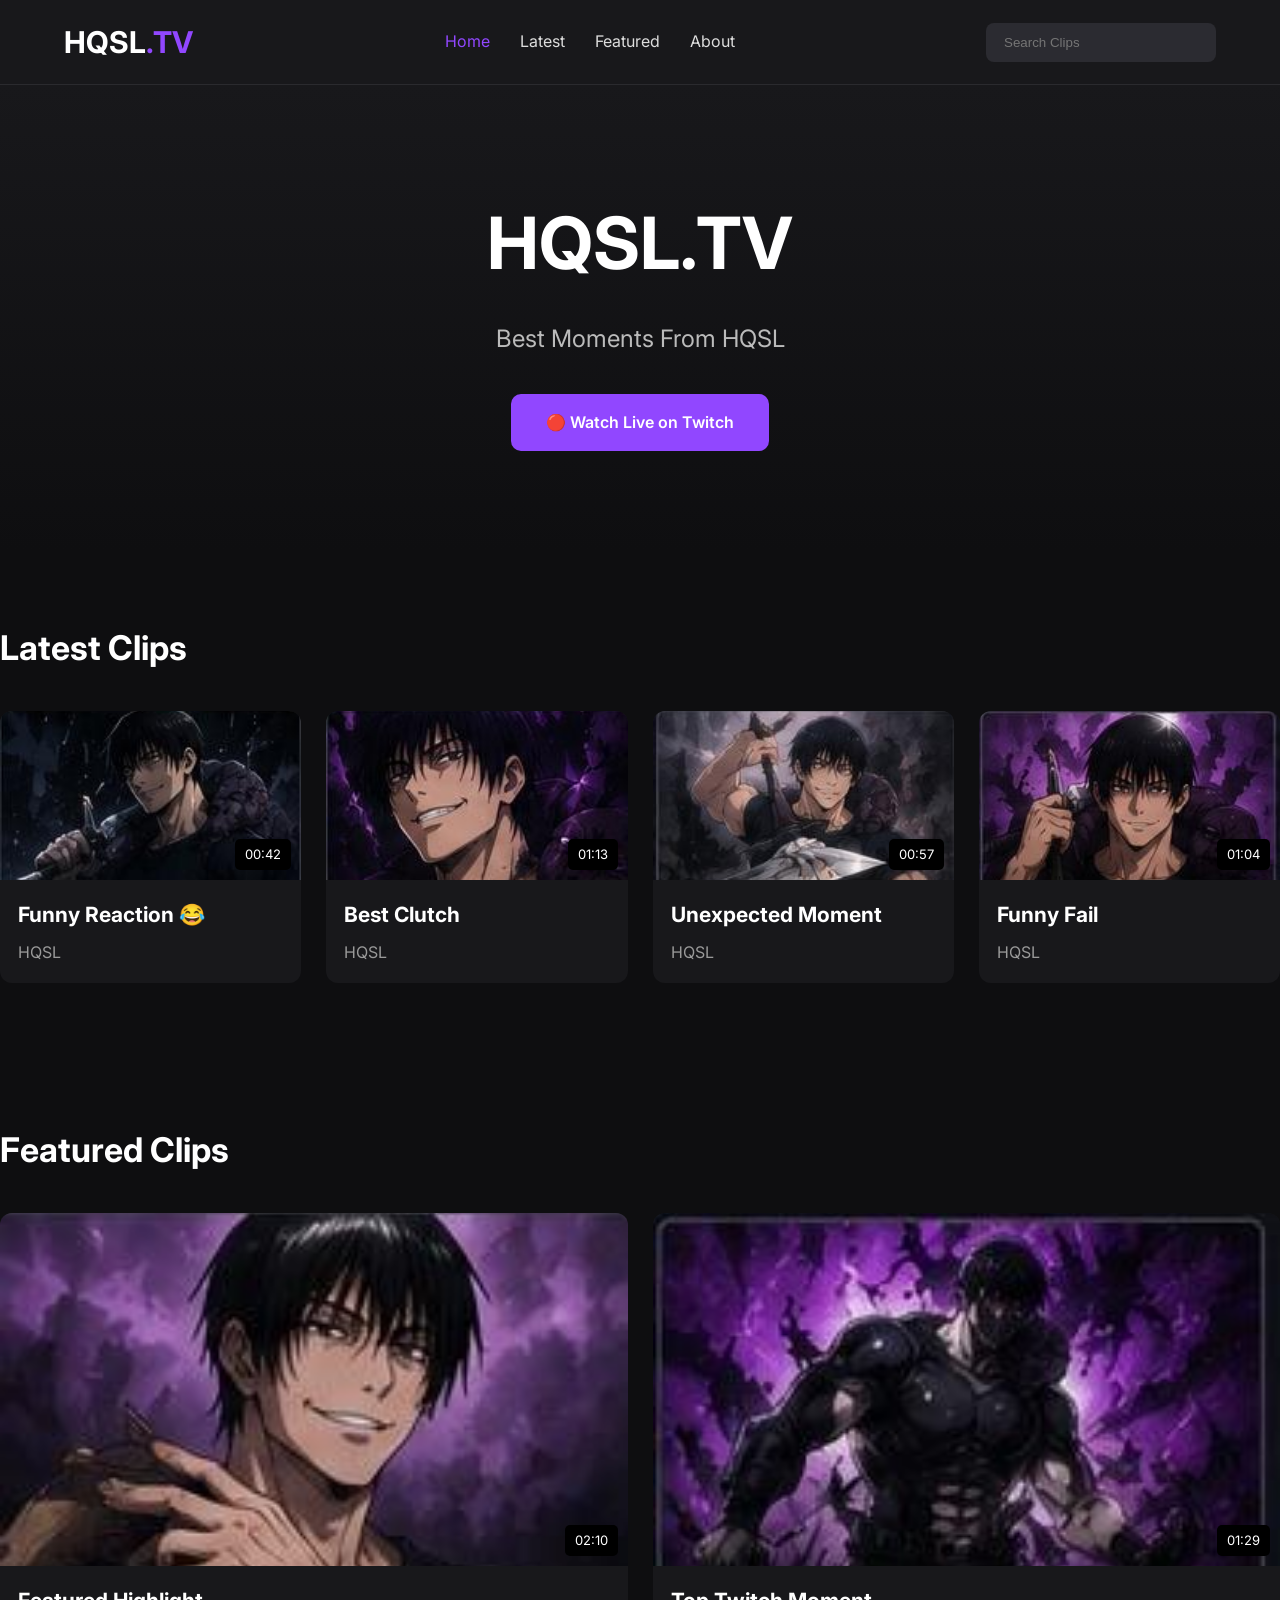
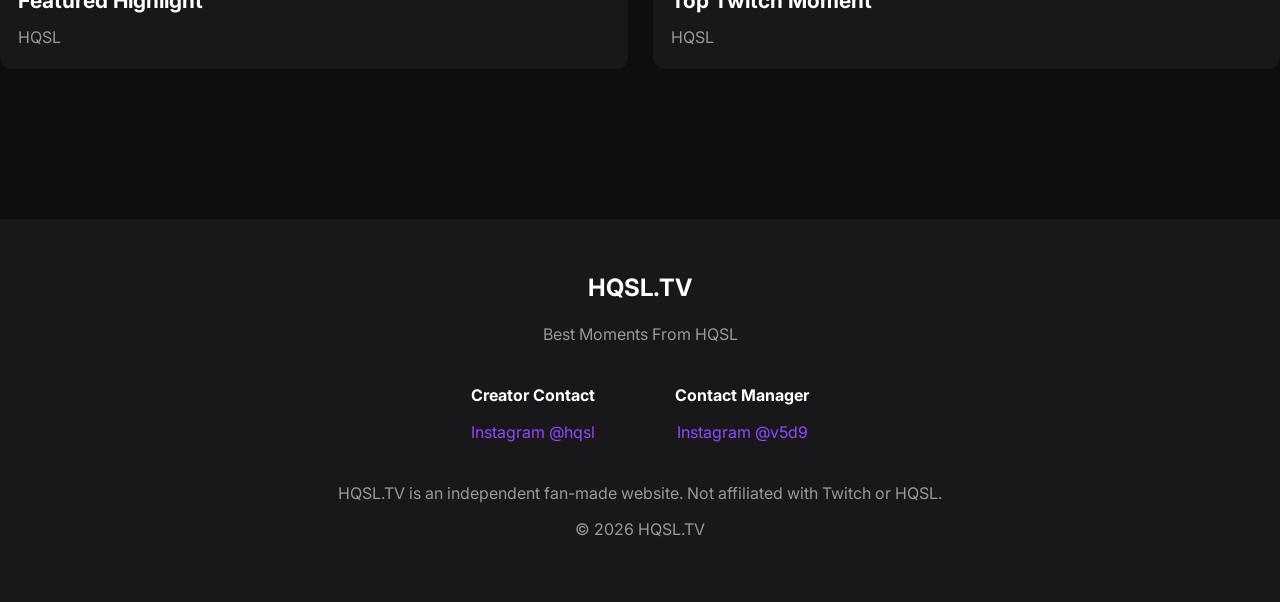
<file: index.html>
<!DOCTYPE html>
<html lang="en">
<head>

<meta charset="UTF-8">
<meta name="viewport" content="width=device-width, initial-scale=1.0">

<title>HQSL.TV | Best Moments From HQSL</title>

<meta name="description"
content="HQSL.TV - Best Twitch Highlights and Clips">

<link rel="preconnect" href="https://fonts.googleapis.com">
<link rel="preconnect" href="https://fonts.gstatic.com" crossorigin>

<link href="https://fonts.googleapis.com/css2?family=Inter:wght@300;400;500;600;700&display=swap" rel="stylesheet">

<link rel="stylesheet" href="assets/css/style.css">
<link rel="stylesheet" href="assets/css/responsive.css">

<link rel="icon" href="assets/icons/favicon.png">

</head>

<body>

<header class="navbar">

<div class="container">

<a href="index.html" class="logo">
HQSL<span>.TV</span>
</a>

<nav>

<ul>

<li>
<a href="index.html" class="active">
Home
</a>
</li>

<li>
<a href="#latest">
Latest
</a>
</li>

<li>
<a href="#featured">
Featured
</a>
</li>

<li>
<a href="about.html">
About
</a>
</li>

</ul>

</nav>

<div class="search-box">

<input
type="text"
id="searchInput"
placeholder="Search Clips">

</div>

</div>

</header>



<section class="hero">

<div class="hero-content">

<h1>

HQSL.TV

</h1>

<p>

Best Moments From HQSL

</p>

<a

class="live-button"

href="https://twitch.tv/hqsl__"

target="_blank">

🔴 Watch Live on Twitch

</a>

</div>

</section>



<section

class="latest"

id="latest">

<div class="section-title">

Latest Clips

</div>

<div

class="clips-grid"

id="clipsContainer">
  
<div class="clips-grid" id="clipsContainer">

  <!-- Clip Card 1 -->
<a class="clip-card"
href="watch.html?clip=1">

<div class="thumbnail">

<img
src="assets/images/thumbnails/clip1.jpg"
alt="Clip 1"
loading="lazy">

<span class="duration">

00:42

</span>

</div>

<div class="clip-info">

<h3>

Funny Reaction 😂

</h3>

<p>

HQSL

</p>

</div>

</a>

<!-- Clip Card 2 -->

<a class="clip-card"
href="watch.html?clip=2">

<div class="thumbnail">

<img
src="assets/images/thumbnails/clip2.jpg"
alt="Clip 2"
loading="lazy">

<span class="duration">

01:13

</span>

</div>

<div class="clip-info">

<h3>

Best Clutch

</h3>

<p>

HQSL

</p>

</div>

</a>

<!-- Clip Card 3 -->

<a class="clip-card"
href="watch.html?clip=3">

<div class="thumbnail">

<img
src="assets/images/thumbnails/clip3.jpg"
alt="Clip 3"
loading="lazy">

<span class="duration">

00:57

</span>

</div>

<div class="clip-info">

<h3>

Unexpected Moment

</h3>

<p>

HQSL

</p>

</div>

</a>

<!-- Clip Card 4 -->

<a class="clip-card"
href="watch.html?clip=4">

<div class="thumbnail">

<img
src="assets/images/thumbnails/clip4.jpg"
alt="Clip 4"
loading="lazy">

<span class="duration">

01:04

</span>

</div>

<div class="clip-info">

<h3>

Funny Fail

</h3>

<p>

HQSL

</p>

</div>

</a>

</div>

</section>



<section
class="featured"
id="featured">

<div class="section-title">

Featured Clips

</div>

<div class="clips-grid">

<a class="clip-card"
href="watch.html?clip=5">

<div class="thumbnail">

<img
src="assets/images/thumbnails/featured1.jpg"
loading="lazy">

<span class="duration">

02:10

</span>

</div>

<div class="clip-info">

<h3>

Featured Highlight

</h3>

<p>

HQSL

</p>

</div>

</a>

<a class="clip-card"
href="watch.html?clip=6">

<div class="thumbnail">

<img
src="assets/images/thumbnails/featured2.jpg"
loading="lazy">

<span class="duration">

01:29

</span>

</div>

<div class="clip-info">

<h3>

Top Twitch Moment

</h3>

<p>

HQSL

</p>

</div>

</a>

</div>

</section>

<footer>

<div class="footer-content">

<h2>

HQSL.TV

</h2>

<p>

Best Moments From HQSL

</p>

<div class="footer-links">

<div>

<h4>

Creator Contact

</h4>

<a
href="https://instagram.com/hqsl"
target="_blank">

Instagram
@hqsl

</a>

</div>

<div>

<h4>

Contact Manager

</h4>

<a
href="https://instagram.com/v5d9"
target="_blank">

Instagram
@v5d9

</a>

</div>

</div>

<p class="copyright">

HQSL.TV is an independent fan-made website.

Not affiliated with Twitch or HQSL.

</p>

<p>

© 2026 HQSL.TV

</p>

</div>

</footer>

<script src="assets/js/app.js"></script>

</body>

</html>
</file>
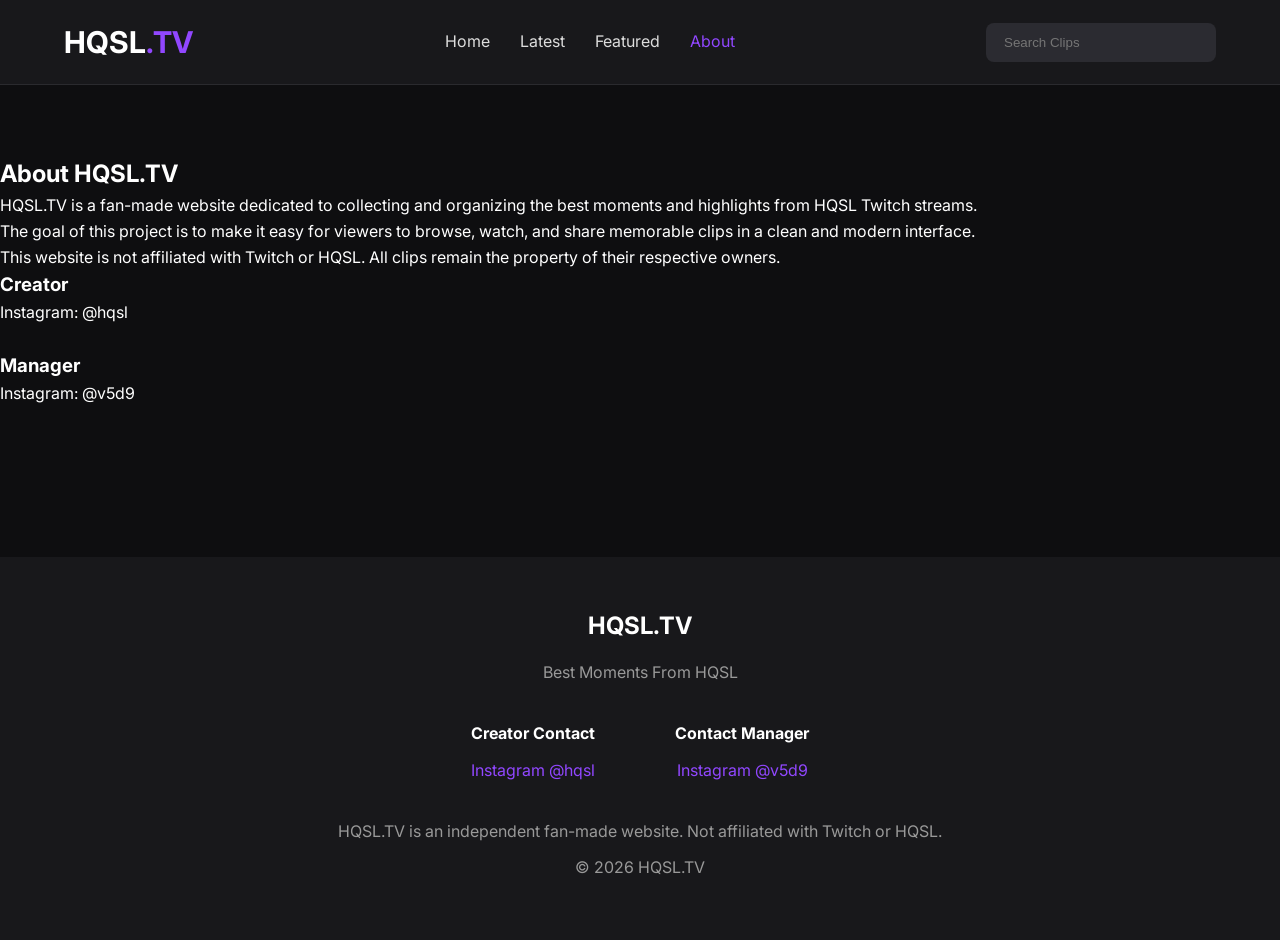
<file: about.html>
<!DOCTYPE html>
<html lang="en">
<head>

<meta charset="UTF-8">
<meta name="viewport" content="width=device-width, initial-scale=1.0">

<title>About | HQSL.TV</title>

<meta name="description" content="About HQSL.TV">

<link rel="preconnect" href="https://fonts.googleapis.com">
<link rel="preconnect" href="https://fonts.gstatic.com" crossorigin>

<link href="https://fonts.googleapis.com/css2?family=Inter:wght@300;400;500;600;700&display=swap" rel="stylesheet">

<link rel="stylesheet" href="assets/css/style.css">
<link rel="stylesheet" href="assets/css/responsive.css">

<link rel="icon" href="assets/icons/favicon.png">

</head>

<body>

<header class="navbar">

<div class="container">

<a href="index.html" class="logo">
HQSL<span>.TV</span>
</a>

<nav>

<ul>

<li>
<a href="index.html">
Home
</a>
</li>

<li>
<a href="index.html#latest">
Latest
</a>
</li>

<li>
<a href="index.html#featured">
Featured
</a>
</li>

<li>
<a href="about.html" class="active">
About
</a>
</li>

</ul>

</nav>

<div class="search-box">

<input
type="text"
placeholder="Search Clips"
disabled>

</div>

</div>

</header>

<section class="about">

<h1>

About HQSL.TV

</h1>

<p>

HQSL.TV is a fan-made website dedicated to collecting and organizing the best moments and highlights from HQSL Twitch streams.

</p>

<p>

The goal of this project is to make it easy for viewers to browse, watch, and share memorable clips in a clean and modern interface.

</p>

<p>

This website is not affiliated with Twitch or HQSL. All clips remain the property of their respective owners.

</p>

<div class="contact-box">

<h3>

Creator

</h3>

<p>

Instagram:
<a href="https://instagram.com/hqsl" target="_blank">
@hqsl
</a>

</p>

<br>

<h3>

Manager

</h3>

<p>

Instagram:
<a href="https://instagram.com/v5d9" target="_blank">
@v5d9
</a>

</p>

</div>

</section>

<footer>

<div class="footer-content">

<h2>

HQSL.TV

</h2>

<p>

Best Moments From HQSL

</p>

<div class="footer-links">

<div>

<h4>

Creator Contact

</h4>

<a
href="https://instagram.com/hqsl"
target="_blank">

Instagram @hqsl

</a>

</div>

<div>

<h4>

Contact Manager

</h4>

<a
href="https://instagram.com/v5d9"
target="_blank">

Instagram @v5d9

</a>

</div>

</div>

<p>

HQSL.TV is an independent fan-made website.

Not affiliated with Twitch or HQSL.

</p>

<p>

© 2026 HQSL.TV

</p>

</div>

</footer>

<script src="assets/js/app.js"></script>

</body>

</html>
</file>
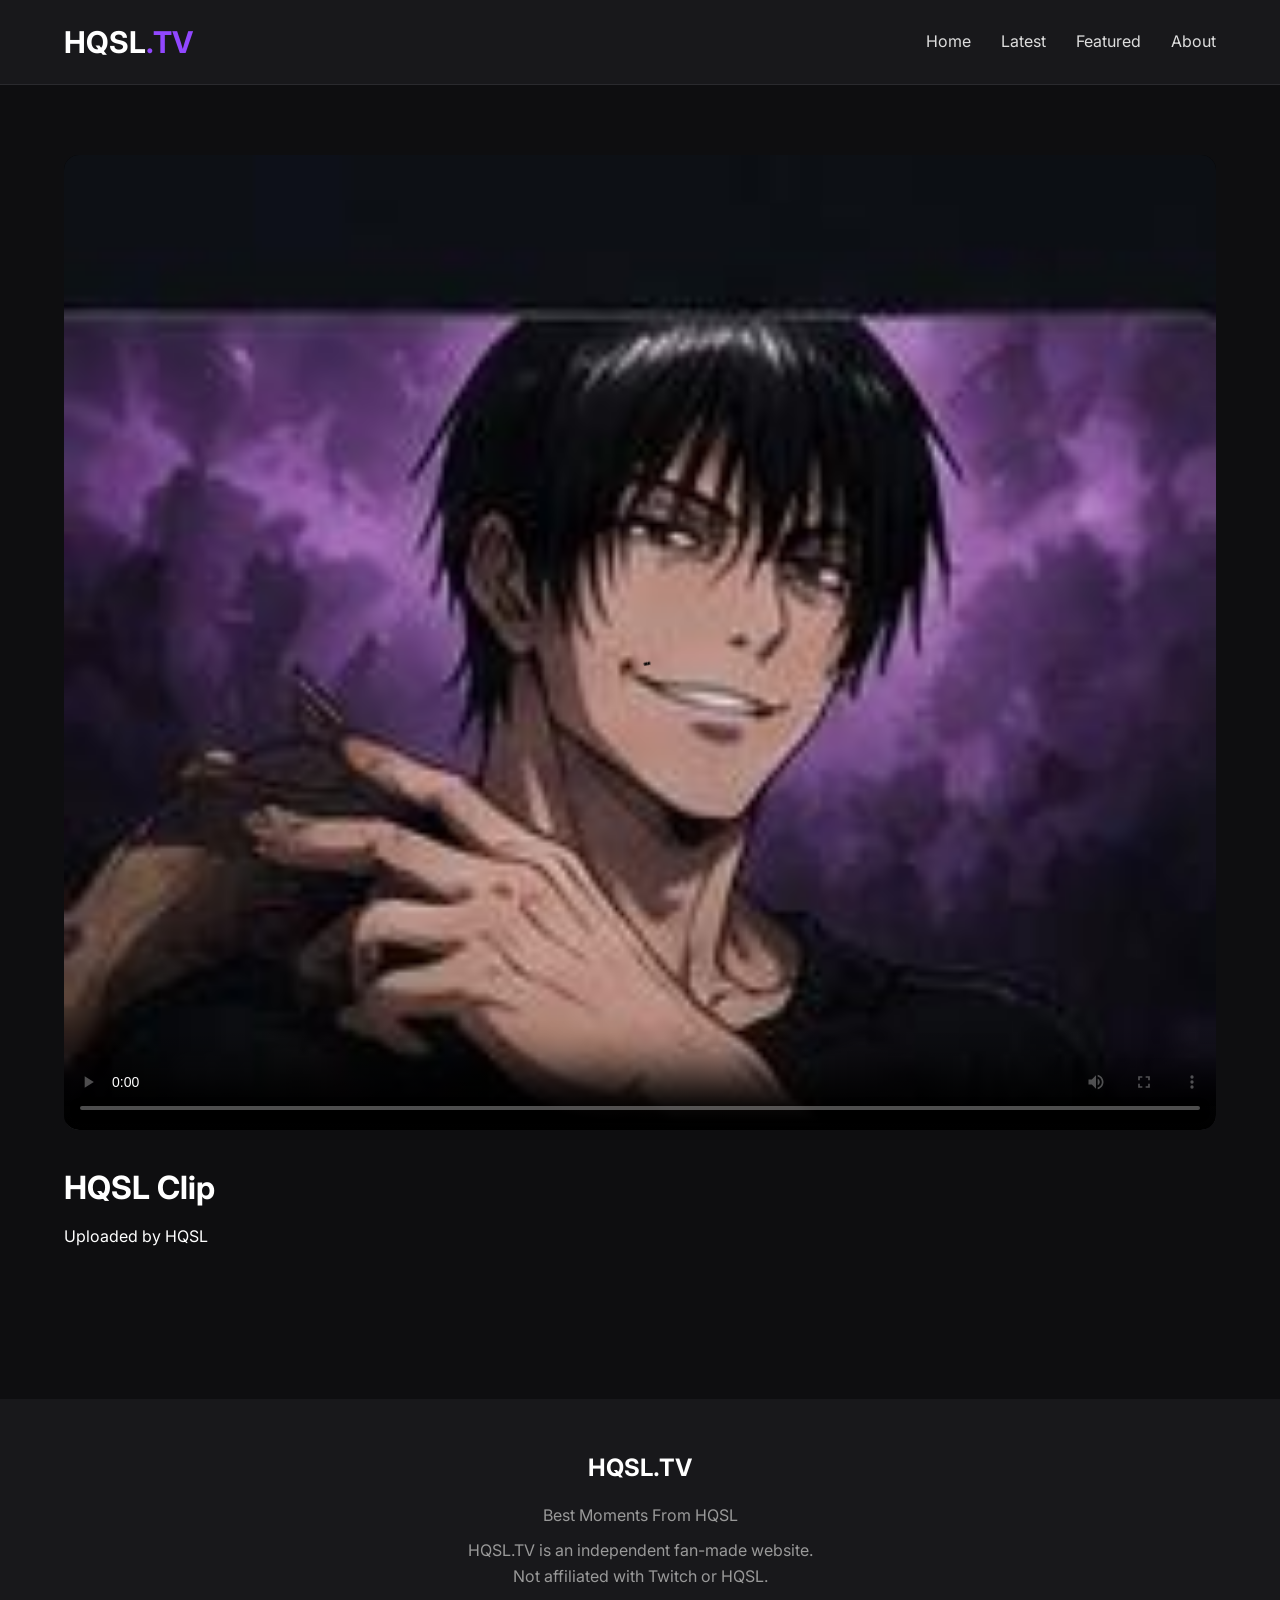
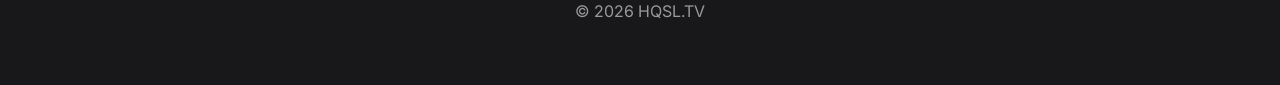
<file: watch.html>
<!DOCTYPE html>
<html lang="en">
<head>

<meta charset="UTF-8">
<meta name="viewport" content="width=device-width, initial-scale=1.0">

<title>Watch Clip | HQSL.TV</title>

<link rel="preconnect" href="https://fonts.googleapis.com">
<link rel="preconnect" href="https://fonts.gstatic.com" crossorigin>

<link href="https://fonts.googleapis.com/css2?family=Inter:wght@300;400;500;600;700&display=swap" rel="stylesheet">

<link rel="stylesheet" href="assets/css/style.css">
<link rel="stylesheet" href="assets/css/responsive.css">

<link rel="icon" href="assets/icons/favicon.png">

</head>

<body>

<header class="navbar">

<div class="container">

<a href="index.html" class="logo">
HQSL<span>.TV</span>
</a>

<nav>

<ul>

<li><a href="index.html">Home</a></li>
<li><a href="index.html#latest">Latest</a></li>
<li><a href="index.html#featured">Featured</a></li>
<li><a href="about.html">About</a></li>

</ul>

</nav>

</div>

</header>

<section class="watch-page">

<div class="container">

<div class="video-player">

<video
id="videoPlayer"
controls
autoplay
playsinline
width="100%"
poster="assets/images/thumbnails/featured1.jpg">

<source
src="https://interactive-examples.mdn.mozilla.net/media/cc0-videos/flower.mp4"
type="video/mp4">

Your browser does not support HTML5 video.

</video>

</div>

<div class="video-info">

<h1 id="clipTitle">

Loading...

</h1>

<p>

Uploaded by HQSL

</p>

</div>

</div>

</section>

<footer>

<div class="footer-content">

<h2>HQSL.TV</h2>

<p>Best Moments From HQSL</p>

<p>

HQSL.TV is an independent fan-made website.<br>

Not affiliated with Twitch or HQSL.

</p>

<p>

© 2026 HQSL.TV

</p>

</div>

</footer>

<script>

const params = new URLSearchParams(window.location.search);

const clip = params.get("clip");

const title = document.getElementById("clipTitle");

switch(clip){

case "1":
title.textContent="Funny Reaction 😂";
break;

case "2":
title.textContent="Best Clutch";
break;

case "3":
title.textContent="Unexpected Moment";
break;

case "4":
title.textContent="Funny Fail";
break;

case "5":
title.textContent="Featured Highlight";
break;

case "6":
title.textContent="Top Twitch Moment";
break;

default:
title.textContent="HQSL Clip";

}

</script>

</body>
</html>
</file>
<file: assets/css/style.css>
*{
margin:0;
padding:0;
box-sizing:border-box;
}

body{
font-family:'Inter',sans-serif;
background:#0e0e10;
color:#fff;
line-height:1.6;
}

a{
text-decoration:none;
color:white;
}

img{
display:block;
width:100%;
}

.container{
width:90%;
max-width:1300px;
margin:auto;
}

/* Navbar */

.navbar{
position:sticky;
top:0;
background:#18181b;
border-bottom:1px solid #2a2a2e;
z-index:999;
}

.navbar .container{
display:flex;
justify-content:space-between;
align-items:center;
padding:18px 0;
}

.logo{
font-size:30px;
font-weight:700;
}

.logo span{
color:#9147ff;
}

nav ul{
display:flex;
list-style:none;
gap:30px;
}

nav a{
color:#ddd;
transition:.25s;
}

nav a:hover,
nav .active{
color:#9147ff;
}

.search-box input{
background:#2b2b31;
border:none;
padding:12px 18px;
border-radius:8px;
color:white;
width:230px;
outline:none;
}

/* Hero */

.hero{
padding:100px 20px;
text-align:center;
background:linear-gradient(180deg,#18181b,#0e0e10);
}

.hero h1{
font-size:72px;
margin-bottom:20px;
}

.hero p{
font-size:24px;
color:#bbb;
margin-bottom:35px;
}

.live-button{
display:inline-block;
padding:16px 35px;
background:#9147ff;
border-radius:10px;
font-weight:600;
transition:.25s;
}

.live-button:hover{
background:#772ce8;
}

/* Sections */

section{
padding:70px 0;
}

.section-title{
font-size:34px;
font-weight:700;
margin-bottom:35px;
}

/* Grid */

.clips-grid{
display:grid;
grid-template-columns:repeat(auto-fit,minmax(280px,1fr));
gap:25px;
}

.clip-card{
background:#18181b;
border-radius:12px;
overflow:hidden;
transition:.25s;
}

.clip-card:hover{
transform:translateY(-6px);
}

.thumbnail{
position:relative;
overflow:hidden;
}

.thumbnail img{
aspect-ratio:16/9;
object-fit:cover;
}

.duration{
position:absolute;
bottom:10px;
right:10px;
background:#000;
padding:5px 10px;
font-size:13px;
border-radius:5px;
}

.clip-info{
padding:18px;
}

.clip-info h3{
font-size:21px;
margin-bottom:8px;
}

.clip-info p{
color:#999;
}

/* Watch */

.watch-page{
padding:70px 0;
}

.video-player video{
width:100%;
border-radius:15px;
background:black;
}

.video-info{
margin-top:25px;
}

.video-info h1{
font-size:32px;
margin-bottom:10px;
}

/* Footer */

footer{
margin-top:80px;
background:#18181b;
padding:50px 0;
text-align:center;
}

.footer-content h2{
margin-bottom:15px;
}

.footer-content p{
color:#999;
margin:10px 0;
}

.footer-links{
display:flex;
justify-content:center;
gap:80px;
margin:35px 0;
}

.footer-links h4{
margin-bottom:12px;
}

.footer-links a{
color:#9147ff;
}

.footer-links a:hover{
text-decoration:underline;
}
</file>
<file: assets/css/responsive.css>
@media (max-width:900px){

.navbar .container{
flex-direction:column;
gap:20px;
}

nav ul{
flex-wrap:wrap;
justify-content:center;
gap:18px;
}

.search-box input{
width:100%;
}

.hero h1{
font-size:48px;
}

.hero p{
font-size:18px;
}

.section-title{
font-size:28px;
}

.footer-links{
flex-direction:column;
gap:25px;
}

}
</file>
